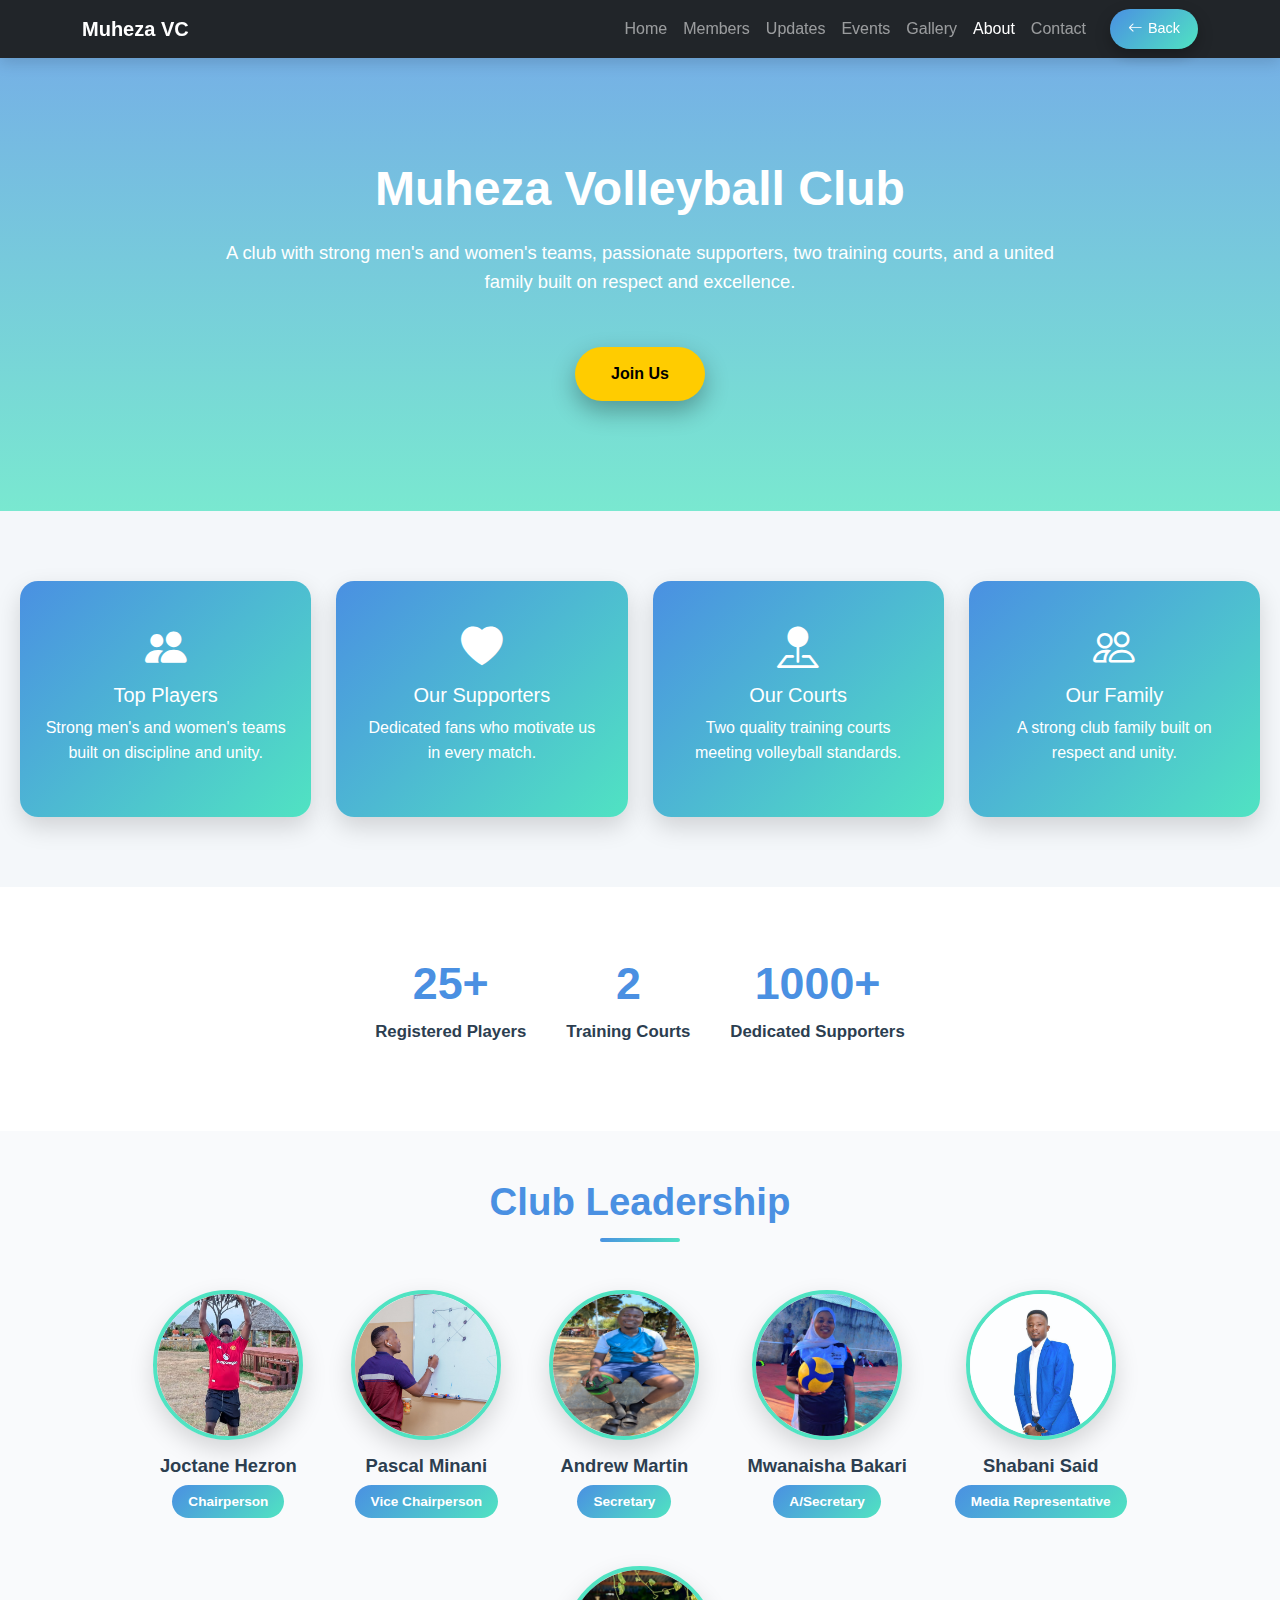
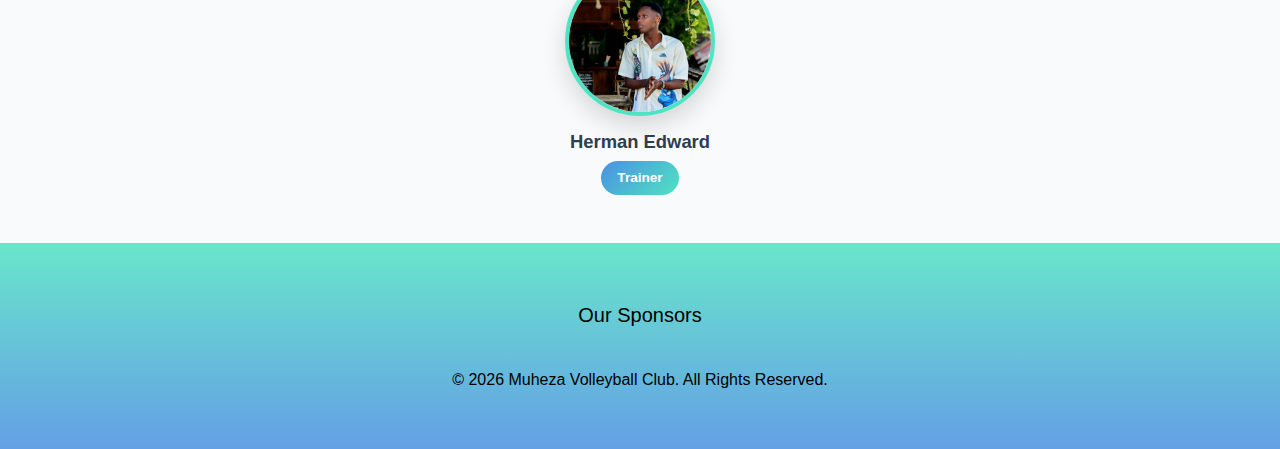
<file: about.html>
<!DOCTYPE html>
<html lang="en">
<head>
<meta charset="UTF-8">
<meta name="viewport" content="width=device-width, initial-scale=1.0">
<title>About | Muheza Volleyball Club</title>

<!-- BOOTSTRAP CSS -->
<link href="https://cdn.jsdelivr.net/npm/bootstrap@5.3.0/dist/css/bootstrap.min.css" rel="stylesheet">
<link href="https://cdn.jsdelivr.net/npm/bootstrap-icons@1.10.5/font/bootstrap-icons.css" rel="stylesheet">

<style>
/* ================= GLOBAL ================= */
body {
    font-family: "Segoe UI", Tahoma, Geneva, Verdana, sans-serif;
    margin: 0;
    background-color: #f4f7fa;
    color: #2c3e50;
    line-height: 1.6;
}

a { text-decoration: none; }

/* ================= NAVBAR ================= */
.navbar {
    box-shadow: 0 4px 15px rgba(0,0,0,0.15);
}

.back-button {
    background: linear-gradient(135deg, #4a90e2, #50e3c2);
    color: #fff;
    border: none;
    padding: 8px 18px;
    font-size: 0.9rem;
    border-radius: 30px;
    cursor: pointer;
    display: inline-flex;
    align-items: center;
    gap: 6px;
    transition: all 0.3s ease;
    box-shadow: 0 6px 15px rgba(0,0,0,0.25);
}

.back-button:hover {
    transform: translateY(-2px);
    box-shadow: 0 10px 25px rgba(0,0,0,0.35);
}

/* ================= HERO ================= */
.hero {
    background: url("https://images.unsplash.com/photo-1607112789362-f9f9b9e42b91?auto=format&fit=crop&w=1650&q=80")
        center/cover no-repeat;
    color: #fff;
    text-align: center;
    padding: 160px 20px 110px;
    position: relative;
}

.hero::after {
    content: "";
    position: absolute;
    inset: 0;
    background: linear-gradient(
        rgba(74,144,226,0.75),
        rgba(80,227,194,0.75)
    );
}

.hero-content {
    position: relative;
    z-index: 1;
    max-width: 850px;
    margin: auto;
}

.hero h1 {
    font-size: 3rem;
    font-weight: 700;
    margin-bottom: 20px;
}

.hero p {
    font-size: 1.15rem;
}

.cta-button {
    display: inline-block;
    margin-top: 35px;
    padding: 14px 36px;
    background: #ffcc00;
    color: #000;
    font-weight: 700;
    border-radius: 50px;
    transition: all 0.3s ease;
    box-shadow: 0 10px 25px rgba(0,0,0,0.3);
}

.cta-button:hover {
    transform: scale(1.05);
    box-shadow: 0 15px 35px rgba(0,0,0,0.4);
}

/* ================= HIGHLIGHTS ================= */
.highlights {
    display: flex;
    flex-wrap: wrap;
    justify-content: center;
    margin: 70px 20px;
    gap: 25px;
}

.card-highlight {
    flex: 1 1 260px;
    background: linear-gradient(135deg, #4a90e2, #50e3c2);
    color: #fff;
    padding: 35px 25px;
    border-radius: 18px;
    text-align: center;
    transition: all 0.35s ease;
    box-shadow: 0 10px 25px rgba(0,0,0,0.15);
}

.card-highlight i {
    font-size: 2.6rem;
    margin-bottom: 15px;
}

.card-highlight:hover {
    transform: translateY(-10px);
    box-shadow: 0 18px 40px rgba(0,0,0,0.25);
}

/* ================= STATS ================= */
.stats {
    background: #ffffff;
    display: flex;
    flex-wrap: wrap;
    justify-content: center;
    text-align: center;
    padding: 70px 20px;
    gap: 40px;
}

.stat-item h2 {
    font-size: 2.8rem;
    color: #4a90e2;
    font-weight: 700;
}

.stat-item p {
    font-size: 1.05rem;
    font-weight: 600;
}

/* ================= CLUB LEADERS ================= */
.club-leaders {
    background: #f9fafc;
}

.section-title {
    font-size: 2.4rem;
    font-weight: 700;
    color: #4a90e2;
}

.section-title::after {
    content: "";
    width: 80px;
    height: 4px;
    background: linear-gradient(135deg, #4a90e2, #50e3c2);
    display: block;
    margin: 12px auto 0;
    border-radius: 2px;
}

.leader {
    text-align: center;
    max-width: 220px;
}

.leader img {
    width: 150px;
    height: 150px;
    object-fit: cover;
    border-radius: 50%;
    border: 4px solid #50e3c2;
    box-shadow: 0 10px 25px rgba(0,0,0,0.15);
}

.leader-name {
    margin-top: 15px;
    font-size: 1.15rem;
    font-weight: 700;
}

.leader-title {
    display: inline-block;
    padding: 6px 16px;
    font-size: 0.85rem;
    font-weight: 600;
    color: #fff;
    background: linear-gradient(135deg, #4a90e2, #50e3c2);
    border-radius: 20px;
}

/* ================= FOOTER ================= */
.site-footer {
    background: linear-gradient(
        rgba(80,227,194,0.85),
        rgba(74,144,226,0.85)
    );
    color: #000;
    padding: 60px 20px 40px;
}

.sponsor-logo {
    height: 55px;
    transition: 0.3s ease;
}

.sponsor-logo:hover {
    transform: scale(1.1);
}

/* ================= RESPONSIVE ================= */
@media (max-width: 768px) {
    .hero h1 { font-size: 2.2rem; }
    .hero p { font-size: 1rem; }
    .sponsor-logo { height: 45px; }
}
</style>
</head>

<body>

<!-- NAVBAR -->
<nav class="navbar navbar-expand-lg navbar-dark bg-dark fixed-top">
<div class="container">
    <a class="navbar-brand fw-bold" href="index.html">Muheza VC</a>

    <button class="navbar-toggler" type="button" data-bs-toggle="collapse" data-bs-target="#navbarNav">
        <span class="navbar-toggler-icon"></span>
    </button>

    <div class="collapse navbar-collapse" id="navbarNav">
        <ul class="navbar-nav ms-auto align-items-lg-center">
            <li class="nav-item"><a class="nav-link" href="index.html">Home</a></li>
            <li class="nav-item"><a class="nav-link" href="members.html">Members</a></li>
            <li class="nav-item"><a class="nav-link" href="updates.html">Updates</a></li>
            <li class="nav-item"><a class="nav-link" href="events.html">Events</a></li>
            <li class="nav-item"><a class="nav-link" href="gallery.html">Gallery</a></li>
            <li class="nav-item"><a class="nav-link active" href="about.html">About</a></li>
            <li class="nav-item"><a class="nav-link" href="contacts.html">Contact</a></li>

            <li class="nav-item ms-lg-3">
                <button class="back-button" onclick="goBack()">
                    <i class="bi bi-arrow-left"></i> Back
                </button>
            </li>
        </ul>
    </div>
</div>
</nav>

<script>
function goBack() {
    window.history.back();
}
</script>

<!-- HERO -->
<section class="hero">
<div class="hero-content">
    <h1>Muheza Volleyball Club</h1>
    <p>
        A club with strong men's and women's teams, passionate supporters,
        two training courts, and a united family built on respect and excellence.
    </p>
    <a href="#join" class="cta-button">Join Us</a>
</div>
</section>

<!-- HIGHLIGHTS -->
<section class="highlights">
    <div class="card-highlight">
        <i class="bi bi-people-fill"></i>
        <h5>Top Players</h5>
        <p>Strong men's and women's teams built on discipline and unity.</p>
    </div>
    <div class="card-highlight">
        <i class="bi bi-heart-fill"></i>
        <h5>Our Supporters</h5>
        <p>Dedicated fans who motivate us in every match.</p>
    </div>
    <div class="card-highlight">
        <i class="bi bi-pin-map-fill"></i>
        <h5>Our Courts</h5>
        <p>Two quality training courts meeting volleyball standards.</p>
    </div>
    <div class="card-highlight">
        <i class="bi bi-people"></i>
        <h5>Our Family</h5>
        <p>A strong club family built on respect and unity.</p>
    </div>
</section>

<!-- STATS -->
<section class="stats">
    <div class="stat-item"><h2>25+</h2><p>Registered Players</p></div>
    <div class="stat-item"><h2>2</h2><p>Training Courts</p></div>
    <div class="stat-item"><h2>1000+</h2><p>Dedicated Supporters</p></div>
</section>

<!-- CLUB LEADERS -->
<section class="club-leaders py-5">
<div class="container text-center">
    <h2 class="mb-5 section-title">Club Leadership</h2>

    <div class="d-flex flex-wrap justify-content-center gap-5">
        <div class="leader">
            <img src="mjomb.jpeg">
            <h5 class="leader-name">Joctane Hezron</h5>
            <span class="leader-title">Chairperson</span>
        </div>
        <div class="leader">
            <img src="minani.jpeg">
            <h5 class="leader-name">Pascal Minani</h5>
            <span class="leader-title">Vice Chairperson</span>
        </div>
        <div class="leader">
            <img src="andrew2.png">
            <h5 class="leader-name">Andrew Martin</h5>
            <span class="leader-title">Secretary</span>
        </div>
         <div class="leader">
            <img src="m.halima.jpeg">
            <h5 class="leader-name">Mwanaisha Bakari</h5>
            <span class="leader-title">A/Secretary</span>
        </div>
         <div class="leader">
            <img src="shabani.jpeg">
            <h5 class="leader-name">Shabani Said</h5>
            <span class="leader-title">Media Representative</span>
        </div>
          <div class="leader">
            <img src="Herman.jpeg">
            <h5 class="leader-name">Herman Edward</h5>
            <span class="leader-title">Trainer</span>
        </div>
    </div>
</div>
</section>

<!-- FOOTER -->
<footer class="site-footer text-center">
<div class="container">
    <h5 class="mb-3">Our Sponsors</h5>
    <div class="d-flex flex-wrap justify-content-center gap-4 mb-4">
        
    </div>
    <p>&copy; 2026 Muheza Volleyball Club. All Rights Reserved.</p>
</div>
</footer>

<!-- BOOTSTRAP JS -->
<script src="https://cdn.jsdelivr.net/npm/bootstrap@5.3.0/dist/js/bootstrap.bundle.min.js"></script>

</body>
</html>
</file>
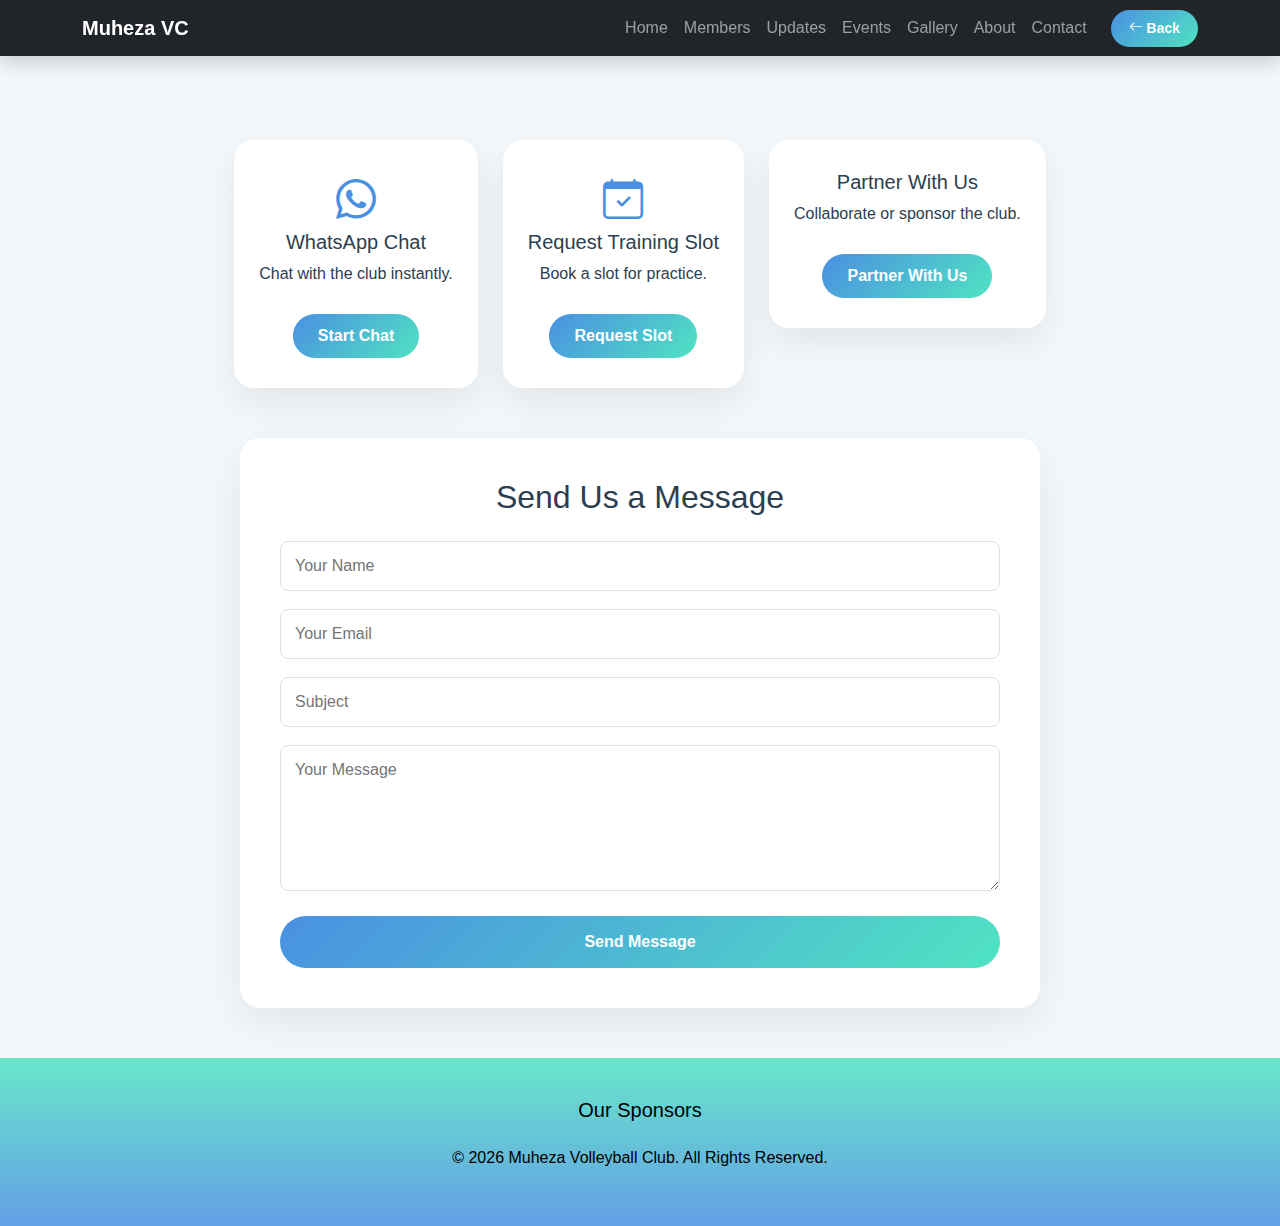
<file: contacts.html>
<!DOCTYPE html>
<html lang="en">
<head>
<meta charset="UTF-8">
<meta name="viewport" content="width=device-width, initial-scale=1.0">
<title>Contact - Muheza Volleyball Club</title>

<!-- Bootstrap -->
<link href="https://cdn.jsdelivr.net/npm/bootstrap@5.3.2/dist/css/bootstrap.min.css" rel="stylesheet">
<link href="https://cdn.jsdelivr.net/npm/bootstrap-icons@1.11.1/font/bootstrap-icons.css" rel="stylesheet">

<style>
body {
    background: #f4f7fa;
    font-family: 'Segoe UI', sans-serif;
    color: #2c3e50;
}

/* NAVBAR */
.navbar-brand {
    font-weight: 700;
}
.back-button {
    background: linear-gradient(135deg, #4a90e2, #50e3c2);
    border: none;
    padding: 8px 18px;
    border-radius: 25px;
    color: #fff;
    font-weight: 600;
    font-size: 14px;
    transition: 0.3s ease;
}
.back-button:hover {
    transform: translateY(-2px);
    box-shadow: 0 5px 15px rgba(0,0,0,0.2);
}

/* PAGE TOP SPACING */
.page-top-space { height: 90px; }

/* QUICK ACTION CARDS */
.action-cards {
    display: flex;
    flex-wrap: wrap;
    justify-content: center;
    gap: 25px;
    margin: 50px 15px 30px;
}
.action-card {
    background: #fff;
    border-radius: 20px;
    padding: 30px 25px;
    text-align: center;
    flex: 1 1 250px;
    max-width: 300px;
    box-shadow: 0 15px 35px rgba(0,0,0,0.07);
    transition: 0.3s ease;
}
.action-card:hover {
    transform: translateY(-8px);
    box-shadow: 0 20px 50px rgba(0,0,0,0.12);
}
.action-card i {
    font-size: 40px;
    margin-bottom: 15px;
    color: #4a90e2;
}
.btn-gradient {
    display: inline-block;
    margin-top: 12px;
    padding: 10px 25px;
    border-radius: 30px;
    background: linear-gradient(135deg, #4a90e2, #50e3c2);
    color: #fff;
    font-weight: 600;
    text-decoration: none;
    transition: 0.3s ease;
}
.btn-gradient:hover {
    transform: translateY(-3px);
    box-shadow: 0 8px 20px rgba(0,0,0,0.25);
}

/* CONTACT FORM */
.contact-section {
    max-width: 800px;
    margin: 50px auto;
    background: #fff;
    border-radius: 20px;
    padding: 40px;
    box-shadow: 0 15px 40px rgba(0,0,0,0.07);
}
.contact-section h2 {
    text-align: center;
    margin-bottom: 25px;
}
.contact-section input,
.contact-section textarea {
    width: 100%;
    padding: 12px 14px;
    margin-bottom: 18px;
    border-radius: 8px;
    border: 1px solid #dee2e6;
}
.contact-section input:focus,
.contact-section textarea:focus {
    border-color: #50e3c2;
    box-shadow: 0 0 0 3px rgba(80,227,194,0.15);
    outline: none;
}
.contact-section button {
    width: 100%;
    padding: 14px;
    background: linear-gradient(135deg, #4a90e2, #50e3c2);
    border: none;
    color: #fff;
    font-weight: 600;
    border-radius: 30px;
    cursor: pointer;
    transition: 0.3s ease;
}
.contact-section button:hover {
    transform: translateY(-3px);
}

/* FOOTER */
.site-footer {
    background: linear-gradient(rgba(80,227,194,0.85), rgba(74,144,226,0.85));
    color: #000;
    text-align: center;
    padding: 40px 15px;
}
.sponsor-logo {
    height: 55px;
    margin: 0 8px;
    transition: 0.3s ease;
}
.sponsor-logo:hover {
    transform: scale(1.1);
}

.action-card-link {
    text-decoration: none;
    color: inherit;
    display: inline-block;
}

.action-card {
    cursor: pointer;
}

.btn-gradient {
    pointer-events: none; /* ensures the card handles the click */
}

</style>
</head>
<body>

<!-- NAVBAR -->
<nav class="navbar navbar-expand-lg navbar-dark bg-dark fixed-top shadow">
<div class="container">
    <a class="navbar-brand" href="index.html">Muheza VC</a>
    <button class="navbar-toggler" type="button" data-bs-toggle="collapse" data-bs-target="#navbarNav">
        <span class="navbar-toggler-icon"></span>
    </button>
    <div class="collapse navbar-collapse" id="navbarNav">
        <ul class="navbar-nav ms-auto align-items-lg-center">
            <li class="nav-item"><a class="nav-link" href="index.html">Home</a></li>
            <li class="nav-item"><a class="nav-link" href="members.html">Members</a></li>
            <li class="nav-item"><a class="nav-link" href="updates.html">Updates</a></li>
            <li class="nav-item"><a class="nav-link" href="events.html">Events</a></li>
            <li class="nav-item"><a class="nav-link" href="gallery.html">Gallery</a></li>
            <li class="nav-item"><a class="nav-link" href="about.html">About</a></li>
            <li class="nav-item"><a class="nav-link" href="contacts.html">Contact</a></li>
            <li class="nav-item ms-lg-3">
                <button class="back-button" onclick="goBack()"><i class="bi bi-arrow-left"></i> Back</button>
            </li>
        </ul>
    </div>
</div>
</nav>

<script>
function goBack() { window.history.back(); }
</script>

<div class="page-top-space"></div>

<!-- QUICK ACTIONS -->
<section class="action-cards">

<a href="https://wa.me/255766067433"
   target="_blank"
   rel="noopener noreferrer"
   class="action-card-link">

    <div class="action-card">
        <i class="bi bi-whatsapp"></i>
        <h5>WhatsApp Chat</h5>
        <p>Chat with the club instantly.</p>
        <span class="btn-gradient">Start Chat</span>
    </div>

</a>

<a href="mailto:harmonysmart004@gmail.com?subject=Training%20Slot%20Request"
   class="action-card-link">

    <div class="action-card">
        <i class="bi bi-calendar-check"></i>
        <h5>Request Training Slot</h5>
        <p>Book a slot for practice.</p>
        <span class="btn-gradient">Request Slot</span>
    </div>

</a>

<a href="mailto:harmonysmart004@gmail.com?subject=Partnership%20Opportunity"
   class="action-card-link">

    <div class="action-card">
        <i class="bi bi-handshake"></i>
        <h5>Partner With Us</h5>
        <p>Collaborate or sponsor the club.</p>
        <span class="btn-gradient">Partner With Us</span>
    </div>

</a>

</section>


<!-- CONTACT FORM -->
<section class="contact-section">
    <h2>Send Us a Message</h2>
    <form id="contactForm">
        <input type="text" id="name" placeholder="Your Name" required>
        <input type="email" id="email" placeholder="Your Email" required>
        <input type="text" id="subject" placeholder="Subject" required>
        <textarea id="message" rows="5" placeholder="Your Message" required></textarea>
        <button type="submit">Send Message</button>
    </form>
</section>

<script>
document.getElementById("contactForm").addEventListener("submit", function(e) {
    e.preventDefault();
    let name = document.getElementById("name").value;
    let email = document.getElementById("email").value;
    let subject = document.getElementById("subject").value;
    let message = document.getElementById("message").value;

    let mailSubject = encodeURIComponent(subject);
    let mailBody = encodeURIComponent(
        "Name: " + name + "\nEmail: " + email + "\n\n" + message
    );

    window.location.href = "mailto:info@muhezavolleyballclub.com?subject=" + mailSubject + "&body=" + mailBody;
});
</script>

<!-- FOOTER -->
<footer class="site-footer">
    <h5>Our Sponsors</h5>
    <div class="d-flex justify-content-center flex-wrap mb-3">
       
    </div>
    <p>&copy; 2026 Muheza Volleyball Club. All Rights Reserved.</p>
</footer>

<script src="https://cdn.jsdelivr.net/npm/bootstrap@5.3.2/dist/js/bootstrap.bundle.min.js"></script>
</body>
</html>
</file>
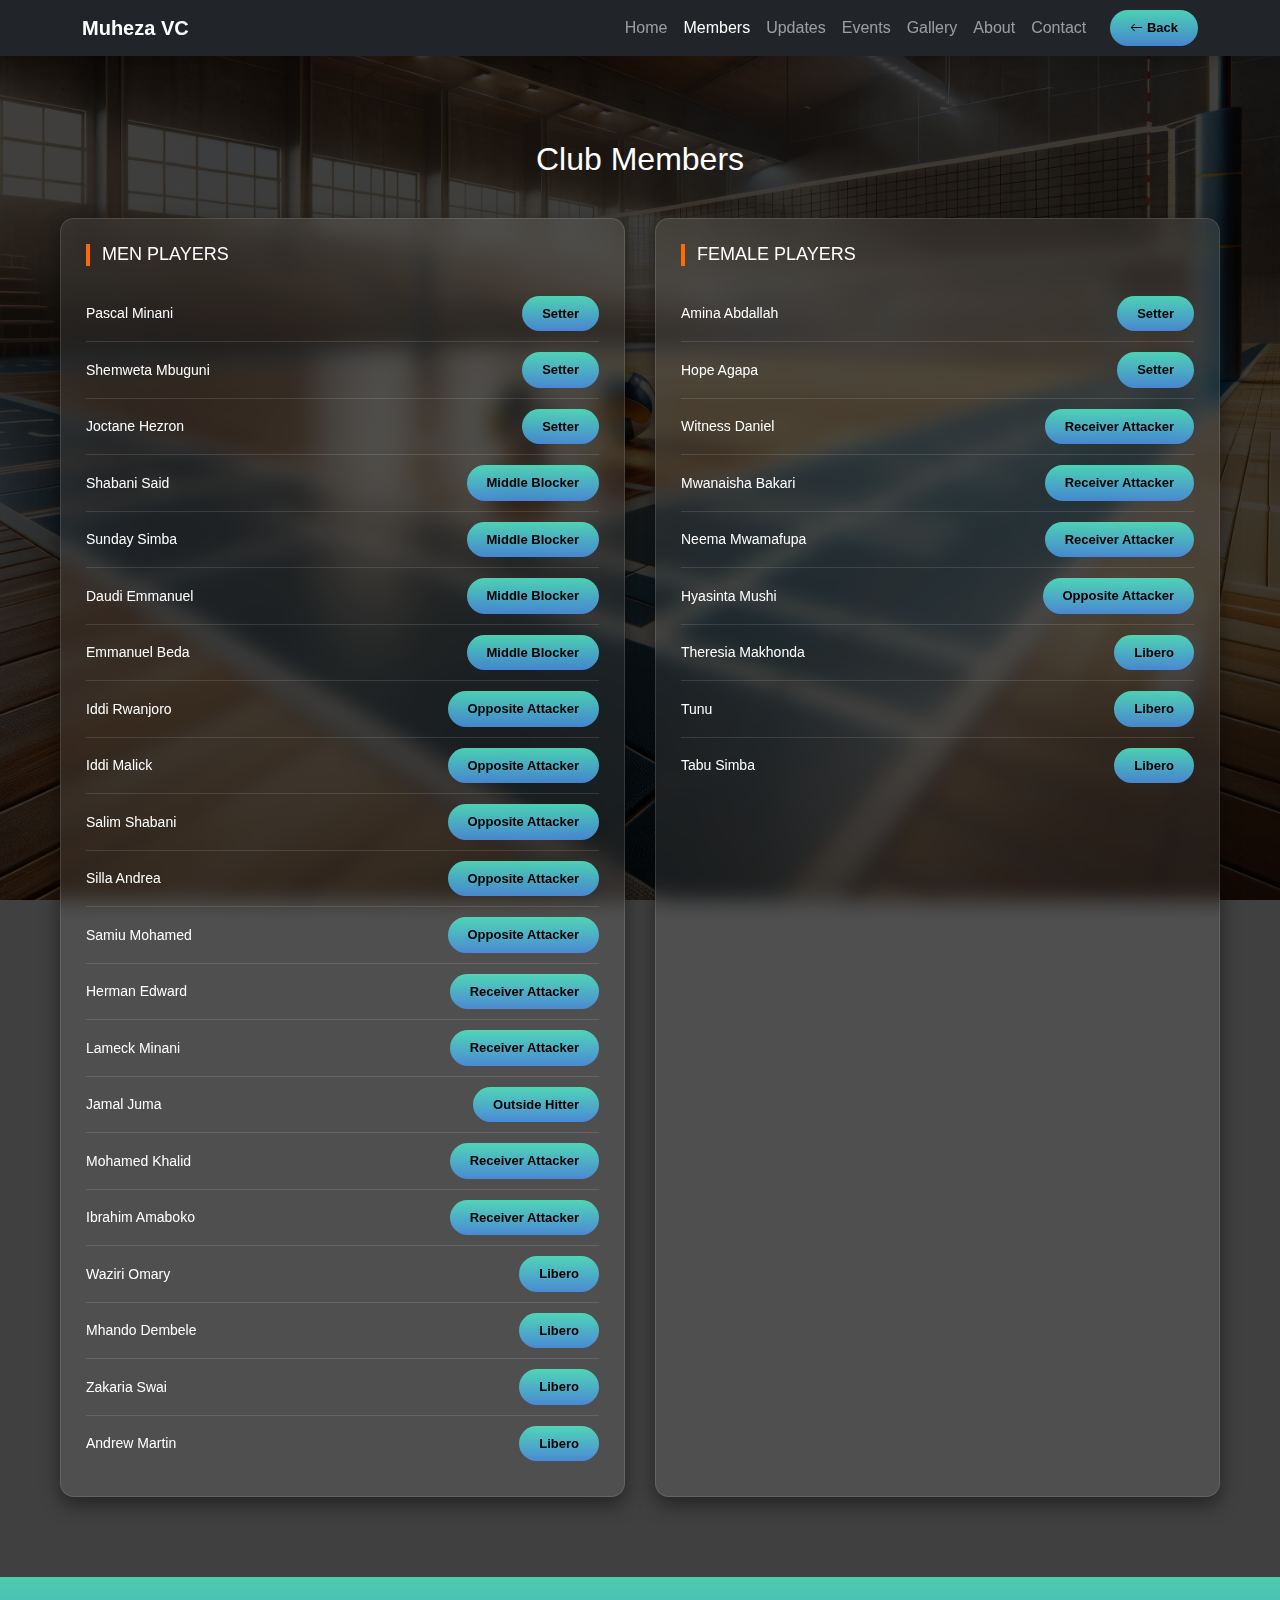
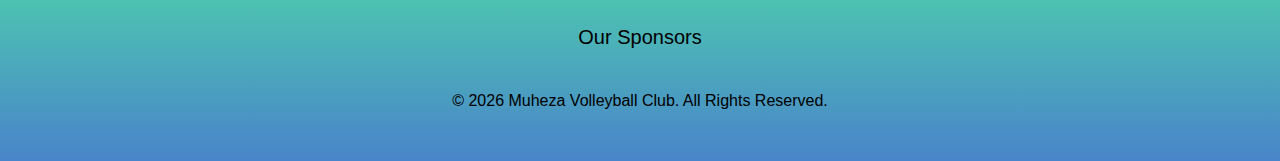
<file: members.html>
<!DOCTYPE html>
<html lang="en">
<head>
<meta charset="UTF-8">
<title>Club Members | Muheza Volleyball Club</title>
<meta name="viewport" content="width=device-width, initial-scale=1.0">

<!-- BOOTSTRAP CSS -->
<link href="https://cdn.jsdelivr.net/npm/bootstrap@5.3.2/dist/css/bootstrap.min.css" rel="stylesheet">
<link href="https://cdn.jsdelivr.net/npm/bootstrap-icons/font/bootstrap-icons.css" rel="stylesheet">

<style>
/* ================= RESET ================= */
* {
    margin: 0;
    padding: 0;
    box-sizing: border-box;
}

/* ================= BODY ================= */
body {
    font-family: "Segoe UI", Arial, sans-serif;
    background: linear-gradient(rgba(0,0,0,0.75), rgba(0,0,0,0.75)),
                url("volleyball.jpg") center/cover no-repeat fixed;
    min-height: 100vh;
    color: #ffffff;
}

/* ================= PAGE WRAPPER ================= */
.wrapper {
    max-width: 1200px;
    margin: 120px auto 60px;
    padding: 20px;
}

.page-title {
    text-align: center;
    font-size: 32px;
    margin-bottom: 40px;
    color: #ffffff;
}

/* ================= MEMBERS GRID ================= */
.members-grid {
    display: grid;
    grid-template-columns: repeat(auto-fit, minmax(350px, 1fr));
    gap: 30px;
}

/* ================= CARD ================= */
.card {
    background: rgba(255, 255, 255, 0.08);
    backdrop-filter: blur(10px);
    border-radius: 14px;
    padding: 25px;
    border: 1px solid rgba(255,255,255,0.12);
    box-shadow: 0 8px 20px rgba(0,0,0,0.45);
    color: #ffffff;
}

.card h3 {
    margin-bottom: 20px;
    font-size: 18px;
    border-left: 4px solid #ff6b00;
    padding-left: 12px;
    text-transform: uppercase;
    color: #ffffff;
}

/* ================= MEMBER ROW ================= */
.member {
    display: flex;
    justify-content: space-between;
    align-items: center;
    padding: 10px 0;
    border-bottom: 1px solid rgba(255,255,255,0.12);
}

.member:last-child {
    border-bottom: none;
}

.member span {
    font-size: 14px;
    font-weight: 500;
    color: #ffffff;
}

/* ================= BUTTONS ================= */
.back-button,
.position-btn {
    padding: 8px 20px;
    border-radius: 30px;
    border: none;
    font-size: 13px;
    font-weight: 600;
    cursor: pointer;
    color: #000;
    background: linear-gradient(
        rgba(80,227,194,0.9),
        rgba(74,144,226,0.9)
    );
    transition: all 0.25s ease;
}

.back-button:hover,
.position-btn:hover {
    transform: translateY(-2px);
    box-shadow: 0 10px 25px rgba(0,0,0,0.35);
}

/* ================= FOOTER ================= */
.site-footer {
    background: linear-gradient(
        rgba(80,227,194,0.85),
        rgba(74,144,226,0.85)
    );
    color: #000;
    padding: 50px 20px;
}

.site-footer .container {
    max-width: 1100px;
    margin: auto;
    text-align: center;
}

.sponsor-logo {
    height: 55px;
    background: #ffffff;
    border-radius: 12px;
    padding: 8px;
    transition: 0.3s ease;
}

.sponsor-logo:hover {
    transform: scale(1.1);
    box-shadow: 0 10px 25px rgba(0,0,0,0.35);
}

/* ================= RESPONSIVE ================= */
@media (max-width: 768px) {

    .members-grid {
        grid-template-columns: 1fr;
    }

    .member {
        flex-direction: column;
        align-items: flex-start;
        gap: 6px;
    }

    .sponsor-logo {
        height: 45px;
    }
}

</style>
</head>
<body>

<!-- NAVBAR -->
<nav class="navbar navbar-expand-lg navbar-dark bg-dark fixed-top shadow">
<div class="container">
    <a class="navbar-brand fw-bold" href="index.html">Muheza VC</a>

    <button class="navbar-toggler" type="button" data-bs-toggle="collapse" data-bs-target="#navbarNav">
        <span class="navbar-toggler-icon"></span>
    </button>

    <div class="collapse navbar-collapse" id="navbarNav">
        <ul class="navbar-nav ms-auto align-items-lg-center">
            <li class="nav-item"><a class="nav-link" href="index.html">Home</a></li>
            <li class="nav-item"><a class="nav-link active" href="members.html">Members</a></li>
            <li class="nav-item"><a class="nav-link" href="updates.html">Updates</a></li>
            <li class="nav-item"><a class="nav-link" href="events.html">Events</a></li>
            <li class="nav-item"><a class="nav-link" href="gallery.html">Gallery</a></li>
            <li class="nav-item"><a class="nav-link" href="about.html">About</a></li>
            <li class="nav-item"><a class="nav-link" href="contacts.html">Contact</a></li>

            <li class="nav-item ms-lg-3">
                <button class="back-button" onclick="goBack()">
                    <i class="bi bi-arrow-left"></i> Back
                </button>
            </li>
        </ul>
    </div>
</div>
</nav>

<script>
function goBack() {
    window.history.back();
}
</script>

<div class="wrapper">
<h1 class="page-title">Club Members</h1>

<div class="members-grid">

<div class="card">
<h3>Men Players</h3>
<div class="member"><span>Pascal Minani</span><button class="position-btn">Setter</button></div>    
<div class="member"><span>Shemweta Mbuguni</span><button class="position-btn">Setter</button></div>
<div class="member"><span>Joctane Hezron</span><button class="position-btn">Setter</button></div>
<div class="member"><span>Shabani Said</span><button class="position-btn">Middle Blocker</button></div>
<div class="member"><span>Sunday Simba</span><button class="position-btn">Middle Blocker</button></div>
<div class="member"><span>Daudi Emmanuel</span><button class="position-btn">Middle Blocker</button></div>
<div class="member"><span>Emmanuel Beda</span><button class="position-btn">Middle Blocker</button></div>
<div class="member"><span>Iddi Rwanjoro</span><button class="position-btn">Opposite Attacker</button></div>
<div class="member"><span>Iddi Malick</span><button class="position-btn">Opposite Attacker</button></div>
<div class="member"><span>Salim Shabani</span><button class="position-btn">Opposite Attacker</button></div>
<div class="member"><span>Silla Andrea</span><button class="position-btn">Opposite Attacker</button></div>
<div class="member"><span>Samiu Mohamed</span><button class="position-btn">Opposite Attacker</button></div>
<div class="member"><span>Herman Edward</span><button class="position-btn">Receiver Attacker</button></div>
<div class="member"><span>Lameck Minani</span><button class="position-btn">Receiver Attacker</button></div>
<div class="member"><span>Jamal Juma</span><button class="position-btn">Outside Hitter</button></div>
<div class="member"><span>Mohamed Khalid</span><button class="position-btn">Receiver Attacker</button></div>
<div class="member"><span>Ibrahim Amaboko</span><button class="position-btn">Receiver Attacker</button></div>
<div class="member"><span>Waziri Omary</span><button class="position-btn">Libero</button></div>
<div class="member"><span>Mhando Dembele</span><button class="position-btn">Libero</button></div>
<div class="member"><span>Zakaria Swai</span><button class="position-btn">Libero</button></div>
<div class="member"><span>Andrew Martin</span><button class="position-btn">Libero</button></div>
</div>

<div class="card">
<h3>Female Players</h3>
<div class="member"><span>Amina Abdallah</span><button class="position-btn">Setter</button></div>
<div class="member"><span>Hope Agapa</span><button class="position-btn">Setter</button></div>
<div class="member"><span>Witness Daniel</span><button class="position-btn">Receiver Attacker</button></div>
<div class="member"><span>Mwanaisha Bakari</span><button class="position-btn">Receiver Attacker</button></div>
<div class="member"><span>Neema Mwamafupa</span><button class="position-btn">Receiver Attacker</button></div>
<div class="member"><span>Hyasinta Mushi</span><button class="position-btn">Opposite Attacker</button></div>
<div class="member"><span>Theresia Makhonda</span><button class="position-btn">Libero</button></div>
<div class="member"><span>Tunu</span><button class="position-btn">Libero</button></div>
<div class="member"><span>Tabu Simba</span><button class="position-btn">Libero</button></div>
</div>

</div>
</div>

<footer class="site-footer text-center py-5">
<div class="container">
<div class="mb-4">
<h5 class="mb-3">Our Sponsors</h5>
<div class="d-flex flex-wrap justify-content-center align-items-center gap-4">

</div>
</div>
<p class="mb-0">&copy; 2026 Muheza Volleyball Club. All Rights Reserved.</p>
</div>
</footer>

<!-- BOOTSTRAP JS -->
<script src="https://cdn.jsdelivr.net/npm/bootstrap@5.3.2/dist/js/bootstrap.bundle.min.js"></script>

</body>
</html>
</file>
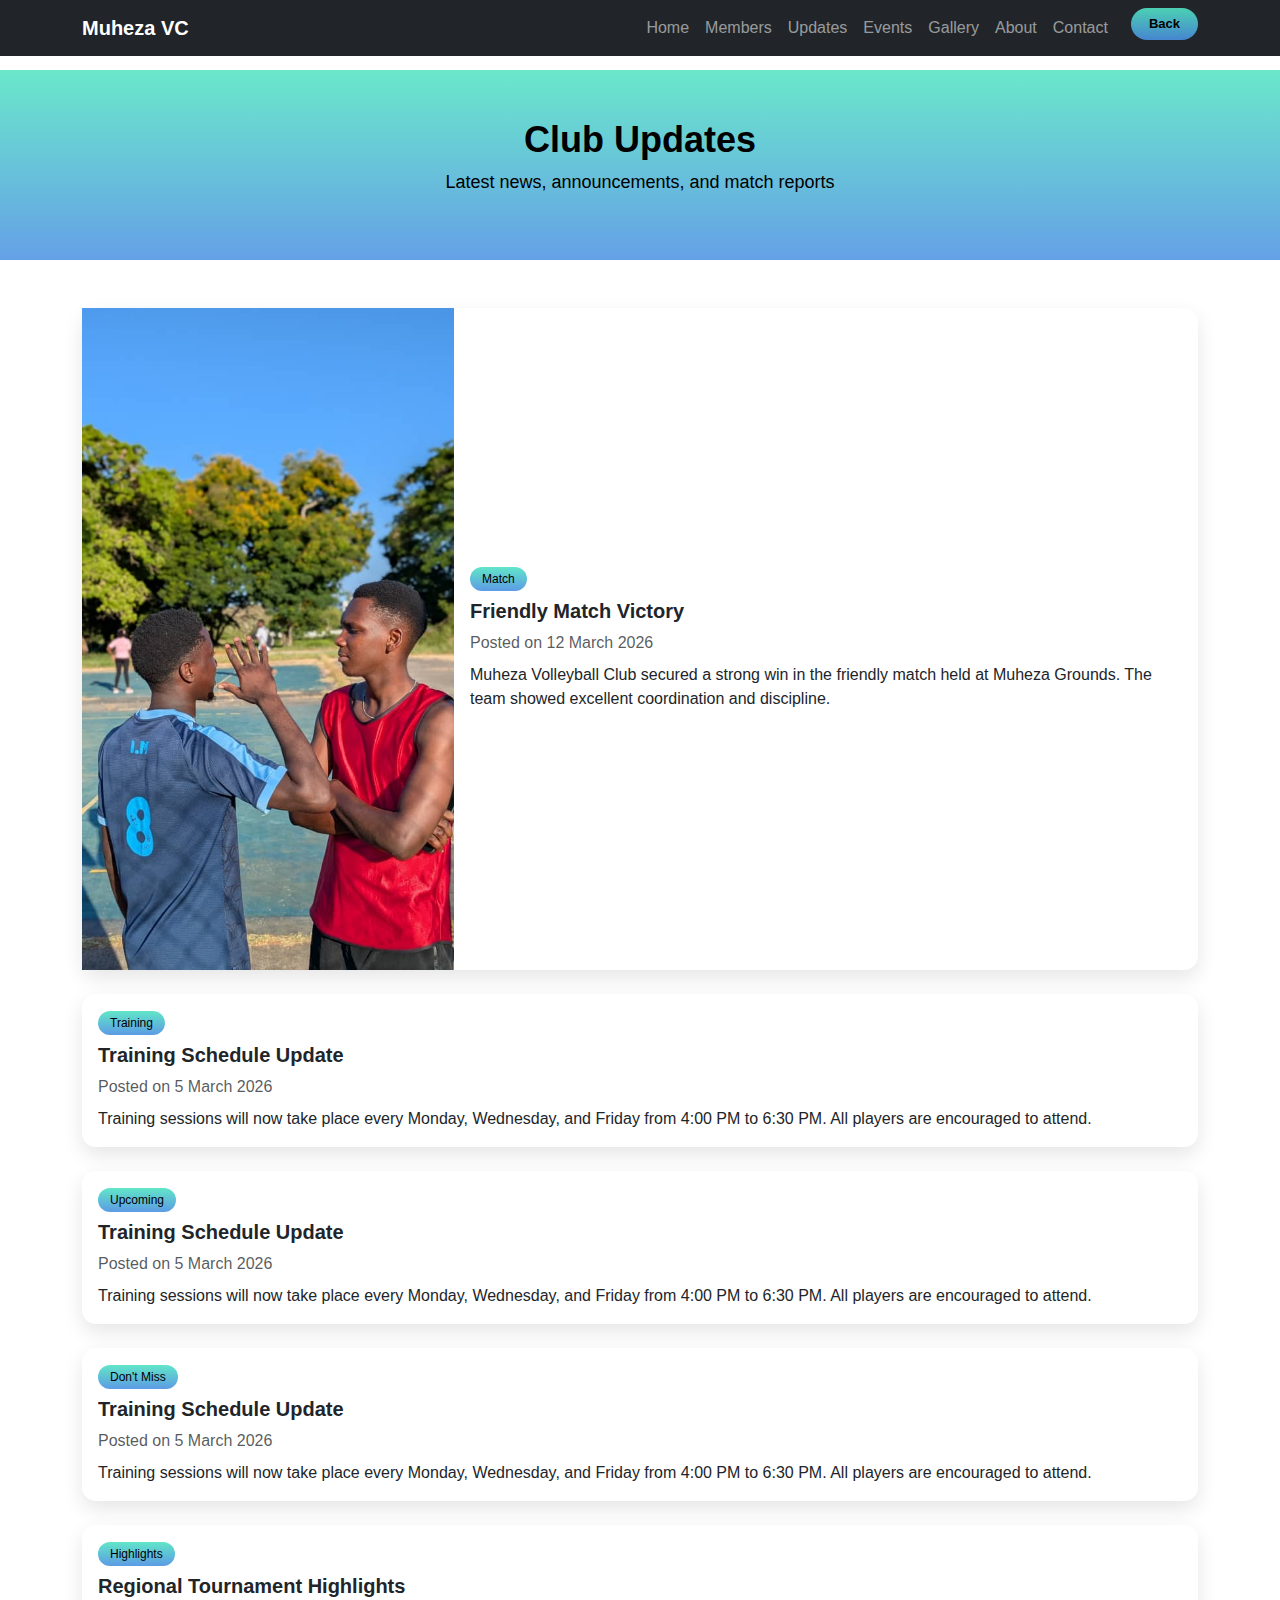
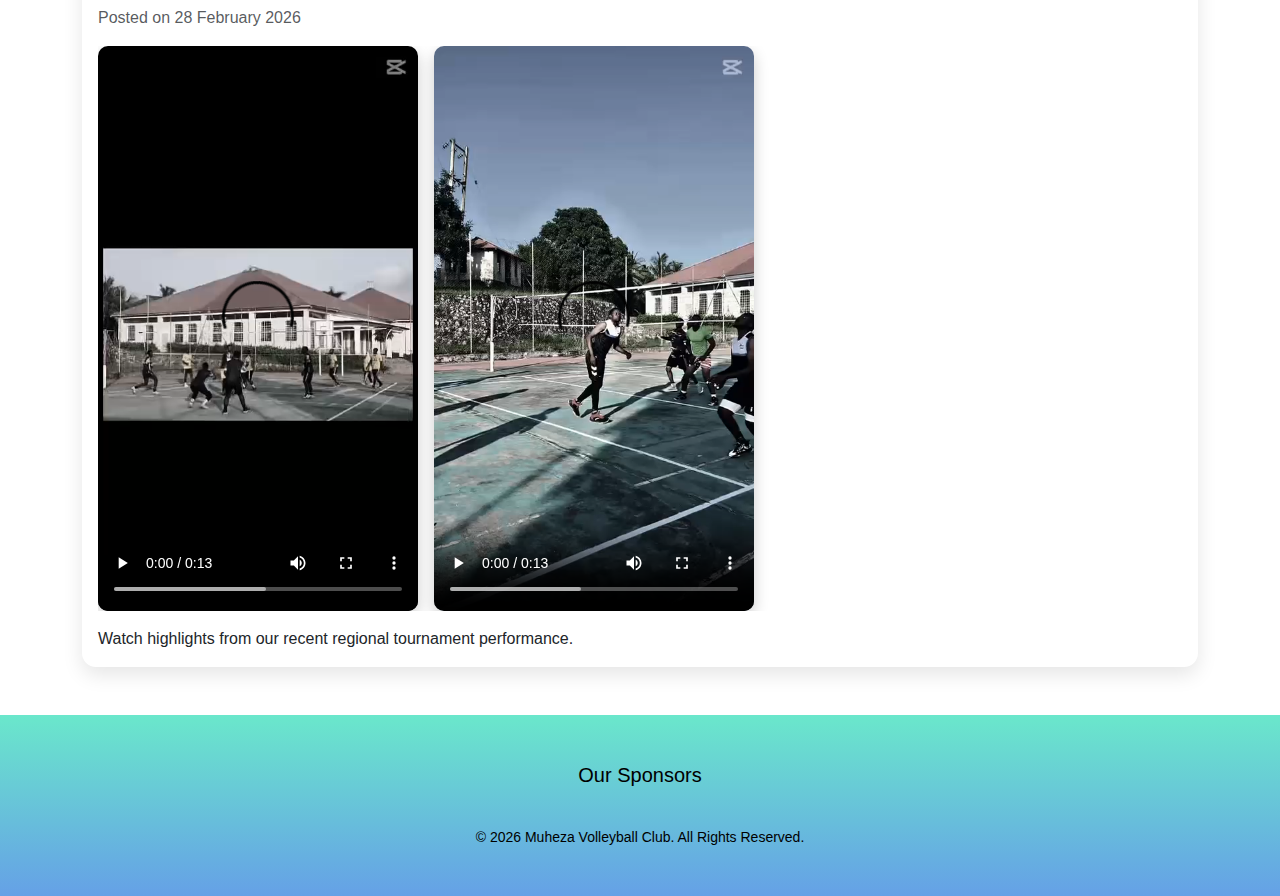
<file: updates.html>
<!DOCTYPE html>
<html lang="en">
<head>
<meta charset="UTF-8">
<meta name="viewport" content="width=device-width, initial-scale=1.0">
<title>Club Updates | Muheza Volleyball Club</title>

<link href="https://cdn.jsdelivr.net/npm/bootstrap@5.3.2/dist/css/bootstrap.min.css" rel="stylesheet">
<link rel="stylesheet" href="updates.css">

</head>

<body>

<!-- NAVBAR -->
<nav class="navbar navbar-expand-lg navbar-dark bg-dark fixed-top">
<div class="container">
    <a class="navbar-brand fw-bold" href="index.html">Muheza VC</a>
    <button class="navbar-toggler" type="button" data-bs-toggle="collapse" data-bs-target="#navbarNav">
        <span class="navbar-toggler-icon"></span>
    </button>

    <div class="collapse navbar-collapse" id="navbarNav">
        <ul class="navbar-nav ms-auto">
            <li class="nav-item"><a class="nav-link" href="index.html">Home</a></li>
            <li class="nav-item"><a class="nav-link" href="members.html">Members</a></li>
            <li class="nav-item"><a class="nav-link" href="updates.html">Updates</a></li>
            <li class="nav-item"><a class="nav-link" href="events.html">Events</a></li>
            <li class="nav-item"><a class="nav-link" href="gallery.html">Gallery</a></li>
            <li class="nav-item"><a class="nav-link" href="about.html">About</a></li>
            <li class="nav-item"><a class="nav-link" href="contacts.html">Contact</a></li>

                        <!-- Back Button -->
<div class="back-button-container">
    <button class="back-button" onclick="goBack()">
        <i class="bi bi-arrow-left"></i> Back
    </button>
</div>

<script>
    function goBack() {
        window.history.back();
    }
</script>
        </ul>
    </div>
</div>
</nav>

<!-- PAGE HEADER -->
<section class="page-header text-center py-5">
<div class="container">
    <h1 class="fw-bold">Club Updates</h1>
    <p class="lead">Latest news, announcements, and match reports</p>
</div>
</section>

<!-- UPDATES CONTENT -->
<section class="container my-5">

<!-- SINGLE UPDATE WITH CATEGORY -->
<div class="card mb-4 update-card">
    <div class="row g-0 align-items-center">
        <div class="col-md-4">
            <img src="h & i.jpeg" class="img-fluid h-100 w-100" style="object-fit: cover;">
        </div>
        <div class="col-md-8">
            <div class="card-body">
                <span class="badge bg-success mb-2">Match</span>
                <h5 class="card-title">Friendly Match Victory</h5>
                <p class="text-muted mb-2">Posted on 12 March 2026</p>
                <p class="card-text">
                    Muheza Volleyball Club secured a strong win in the friendly match held
                    at Muheza Grounds. The team showed excellent coordination and discipline.
                </p>
            </div>
        </div>
    </div>
</div>

<!-- SINGLE UPDATE -->
<div class="card mb-4 update-card">
    <div class="card-body">
        <span class="badge bg-primary mb-2">Training</span>
        <h5 class="card-title">Training Schedule Update</h5>
        <p class="text-muted mb-2">Posted on 5 March 2026</p>
        <p class="card-text">
            Training sessions will now take place every Monday, Wednesday, and Friday
            from 4:00 PM to 6:30 PM. All players are encouraged to attend.
        </p>
    </div>
</div>

<div class="card mb-4 update-card">
    <div class="card-body">
        <span class="badge bg-primary mb-2">Upcoming</span>
        <h5 class="card-title">Training Schedule Update</h5>
        <p class="text-muted mb-2">Posted on 5 March 2026</p>
        <p class="card-text">
            Training sessions will now take place every Monday, Wednesday, and Friday
            from 4:00 PM to 6:30 PM. All players are encouraged to attend.
        </p>
    </div>
</div>

<div class="card mb-4 update-card">
    <div class="card-body">
        <span class="badge bg-primary mb-2">Don't Miss</span>
        <h5 class="card-title">Training Schedule Update</h5>
        <p class="text-muted mb-2">Posted on 5 March 2026</p>
        <p class="card-text">
            Training sessions will now take place every Monday, Wednesday, and Friday
            from 4:00 PM to 6:30 PM. All players are encouraged to attend.
        </p>
    </div>
</div>

<!-- VIDEO UPDATE -->
<div class="card mb-4 update-card">
    <div class="card-body">
        <span class="badge bg-warning mb-2">Highlights</span>
        <h5 class="card-title">Regional Tournament Highlights</h5>
        <p class="text-muted mb-2">Posted on 28 February 2026</p>

        <div class="d-flex overflow-auto gap-3 mt-3">
            <video width="320" controls>
                <source src="video2.mp4" type="video/mp4">
            </video>
            <video width="320" controls>
                <source src="video3.mp4" type="video/mp4">
            </video>
        </div>
        <p class="card-text mt-3">
            Watch highlights from our recent regional tournament performance.
        </p>
    </div>
</div>

</section>

<!-- FOOTER -->
<footer class="site-footer text-center py-5">
    <div class="container">

        <!-- Sponsors -->
        <div class="sponsors mb-4">
            <h5 class="mb-3">Our Sponsors</h5>
            <div class="d-flex flex-wrap justify-content-center align-items-center gap-4">
            
            </div>
        </div>

        <!-- Footer text -->
        <p class="mb-0">&copy; 2026 Muheza Volleyball Club. All Rights Reserved.</p>
    </div>
</footer>


<script src="https://cdn.jsdelivr.net/npm/bootstrap@5.3.2/dist/js/bootstrap.bundle.min.js"></script>
</body>
</html>
</file>
<file: updates.css>
/* ===================================== */
/* GLOBAL */
/* ===================================== */
body {
    font-family: "Segoe UI", Arial, sans-serif;
    padding-top: 70px; /* space for fixed navbar */
}

/* ===================================== */
/* BACK BUTTON */
/* ===================================== */
.back-button-container {
    margin-left: 15px;
}

.back-button {
    padding: 6px 18px;
    border-radius: 30px;
    border: none;
    font-size: 13px;
    font-weight: 600;
    cursor: pointer;
    color: #000;
    background: linear-gradient(
        rgba(80,227,194,0.9),
        rgba(74,144,226,0.9)
    );
    transition: all 0.25s ease;
}

.back-button:hover {
    transform: translateY(-2px);
    box-shadow: 0 8px 20px rgba(0,0,0,0.35);
}

/* ===================================== */
/* PAGE HEADER */
/* ===================================== */
.page-header {
    background: linear-gradient(
        rgba(80,227,194,0.85),
        rgba(74,144,226,0.85)
    );
    color: #000;
}

.page-header h1 {
    font-size: 36px;
}

.page-header p {
    font-size: 18px;
}

/* ===================================== */
/* UPDATE CARDS */
/* ===================================== */
.update-card {
    border: none;
    border-radius: 14px;
    box-shadow: 0 8px 20px rgba(0,0,0,0.1);
    transition: 0.3s ease;
}

.update-card:hover {
    transform: translateY(-4px);
    box-shadow: 0 12px 30px rgba(0,0,0,0.15);
}

.update-card .card-title {
    font-weight: 600;
}

/* ===================================== */
/* BADGES */
/* ===================================== */
.badge {
    font-weight: 500;
    padding: 6px 12px;
    border-radius: 20px;
}

/* Override bootstrap badge colors with gradient look */
.badge.bg-success,
.badge.bg-primary,
.badge.bg-warning {
    background: linear-gradient(
        rgba(80,227,194,0.9),
        rgba(74,144,226,0.9)
    ) !important;
    color: #000;
}

/* ===================================== */
/* VIDEO SECTION */
/* ===================================== */
.update-card video {
    border-radius: 10px;
    box-shadow: 0 6px 15px rgba(0,0,0,0.2);
}

.d-flex.overflow-auto {
    scroll-behavior: smooth;
}

/* ===================================== */
/* FOOTER */
/* ===================================== */
.site-footer {
    background: linear-gradient(
        rgba(80,227,194,0.85),
        rgba(74,144,226,0.85)
    );
    color: #000;
}

.site-footer .container {
    text-align: center;
}

.sponsor-logo {
    height: 55px;
    background: #fff;
    border-radius: 12px;
    padding: 8px;
    transition: 0.3s ease;
}

.sponsor-logo:hover {
    transform: scale(1.1);
    box-shadow: 0 10px 25px rgba(0,0,0,0.35);
}

.site-footer p {
    font-size: 14px;
    margin-top: 20px;
}

/* ===================================== */
/* RESPONSIVE */
/* ===================================== */
@media (max-width: 768px) {
    .page-header h1 {
        font-size: 28px;
    }

    .page-header p {
        font-size: 16px;
    }

    .sponsor-logo {
        height: 45px;
    }
}
</file>
